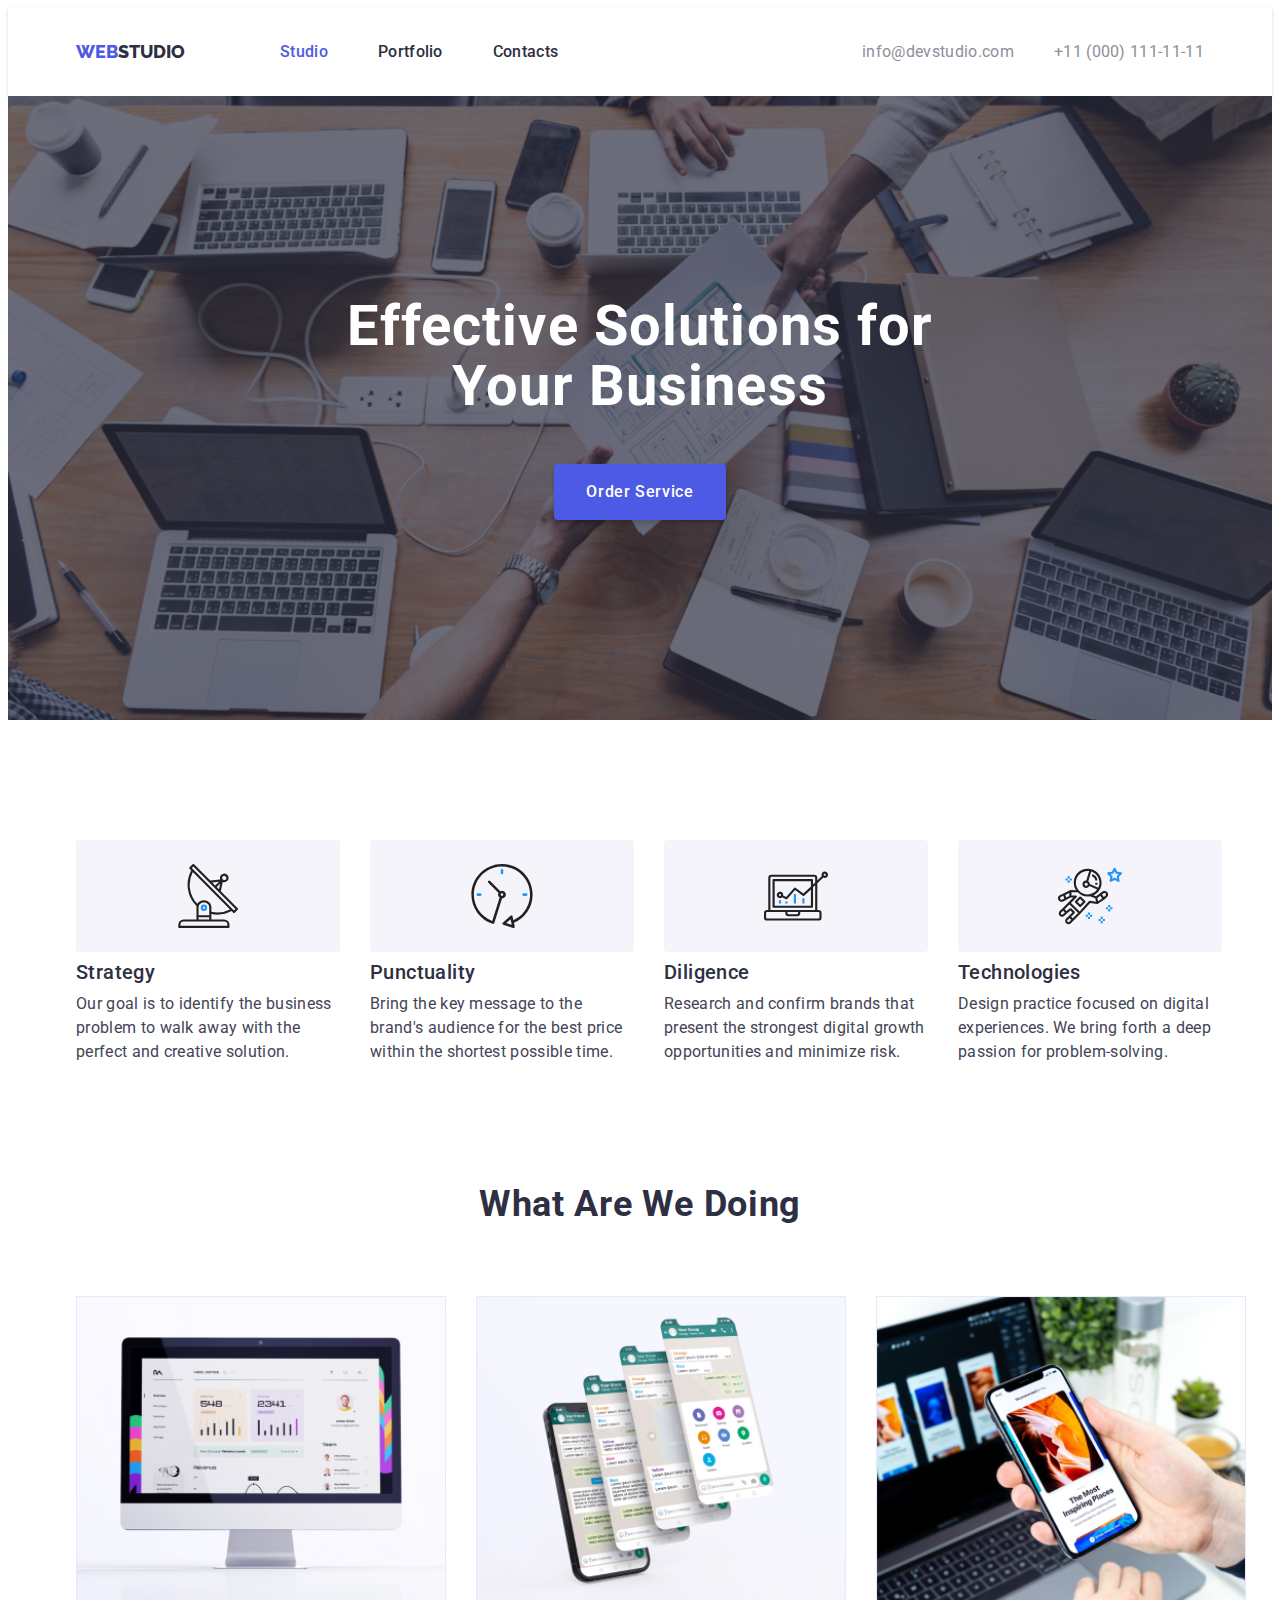
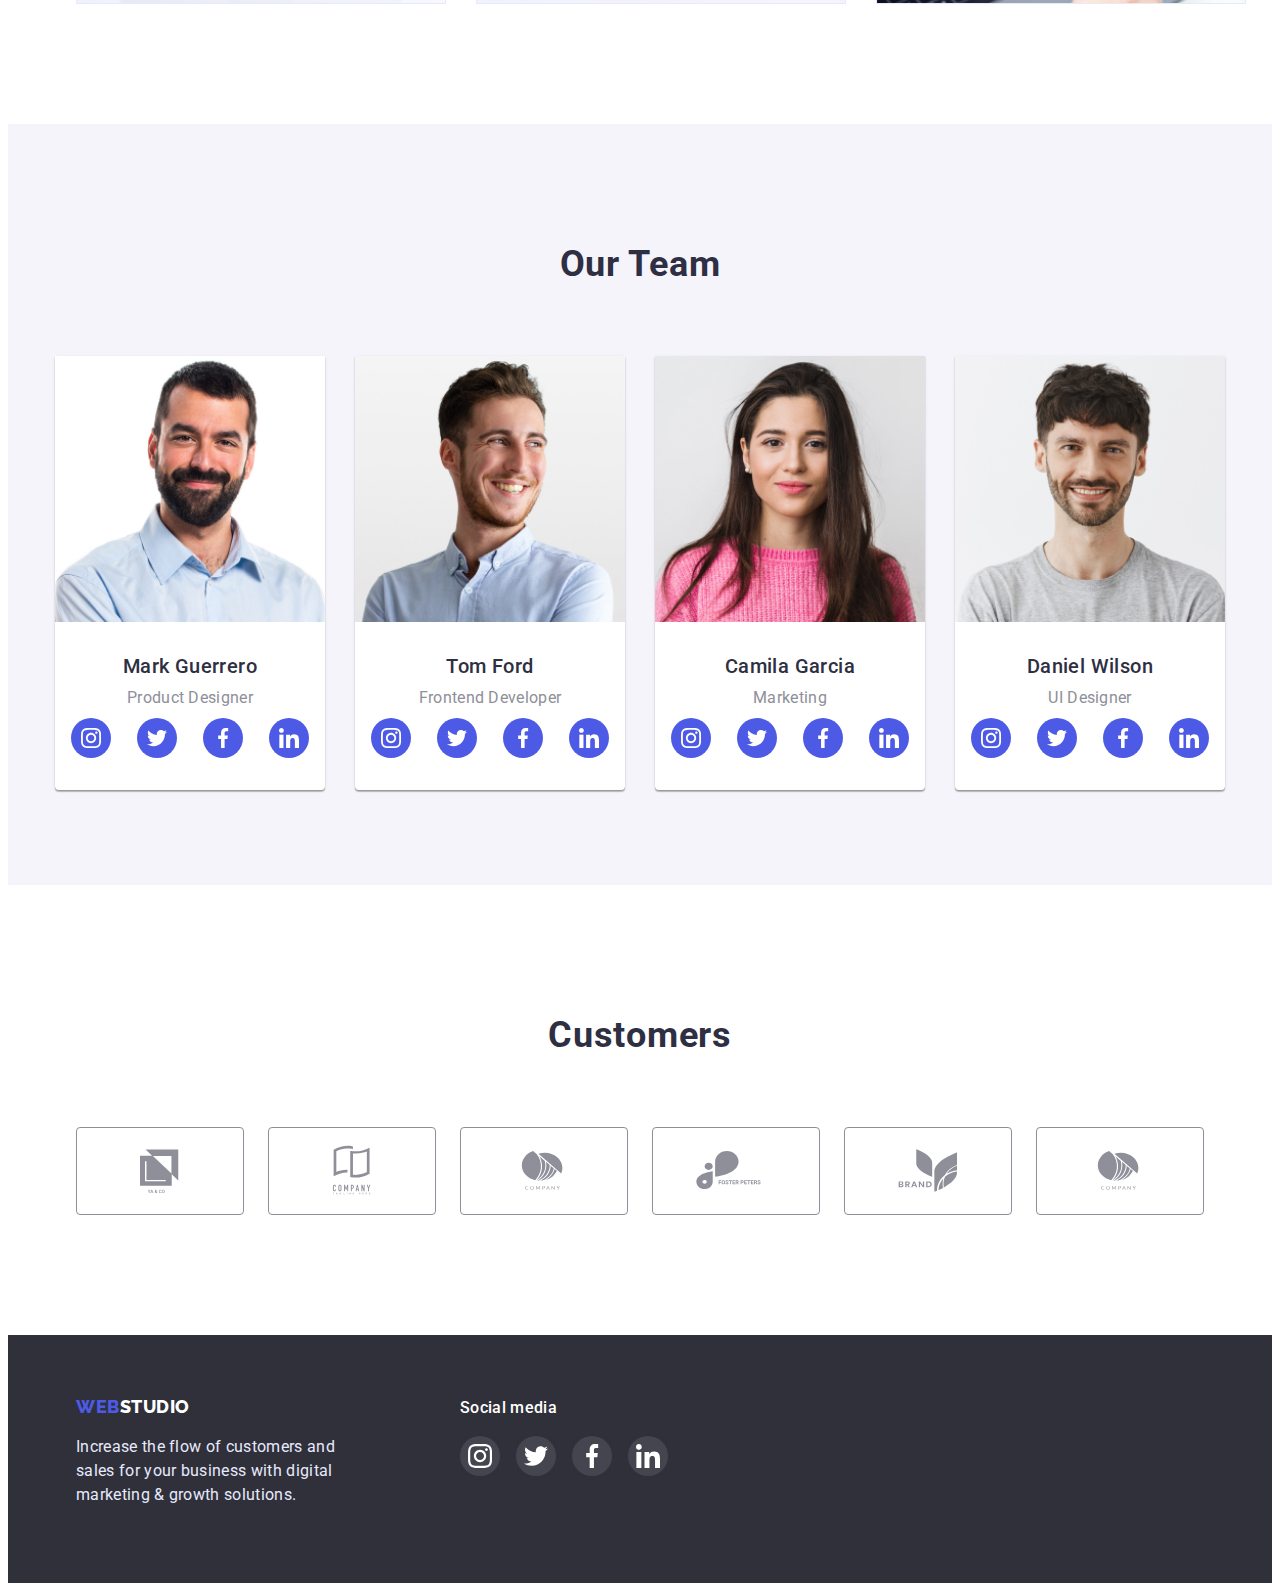
<file: index.html>
<!DOCTYPE html>
<html lang="en">
  <head>
    <meta charset="UTF-8" >
    <meta http-equiv="X-UA-Compatible" content="IE=edge" >
    <meta name="viewport" content="width=device-width, initial-scale=1.0" >
    <title>Studio</title>
    <!-- <link rel="preconnect" href="https://fonts.gstatic.com>" > -->
    <link rel="preconnect" href="https://fonts.googleapis.com" >
    <link rel="preconnect" href="https://fonts.gstatic.com" crossorigin >
    <link
      href="https://fonts.googleapis.com/css2?family=Roboto:wght@400;500;700;900&display=swap"
      rel="stylesheet"
    >
    <link rel="preconnect" href="https://fonts.googleapis.com" >
    <link rel="preconnect" href="https://fonts.gstatic.com" crossorigin >
    <link rel="preconnect" href="https://fonts.googleapis.com">
<link rel="preconnect" href="https://fonts.gstatic.com" crossorigin>
<link href="https://fonts.googleapis.com/css2?family=Raleway:wght@800&display=swap" rel="stylesheet">
    <link
      href="https://fonts.googleapis.com/css2?family=Raleway:wght@700&display=swap"
      rel="stylesheet"
    >
    <link
      rel="stylesheet"
      href="https://cdnjs.cloudflare.com/ajax/libs/modern-normalize/1.1.0/modern-normalize.min.css"
      integrity="sha512-wpPYUAdjBVSE4KJnH1VR1HeZfpl1ub8YT/NKx4PuQ5NmX2tKuGu6U/JRp5y+Y8XG2tV+wKQpNHVUX03MfMFn9Q=="
      crossorigin="anonymous"
      referrerpolicy="no-referrer"
    >
    <link rel="stylesheet" href="./css/styles.css" >
  </head>
  <body>
    <header class="header">
      <div class="container hdr-cntr">
        <nav class="nav">
          <a class="logo link" href="index.html"
            >WEB<span class="logo-dark">STUDIO</span></a
          >
          <ul class="nav-list list">
            <li class="nav-item">
              <a class="link nav-link accent" href="./index.html">Studio</a>
            </li>
            <li class="nav-item">
              <a class="link nav-link" href="./portfolio.html">Portfolio</a>
            </li>
            <li class="nav-item">
              <a class="link nav-link" href="#">Contacts</a>
            </li>
          </ul>
        </nav>
        <ul class="header-address-list list">
          <li class="header-address-iteam">
            <a class="header-link link" href="mailto:info@devstudio.com">
              <!-- <svg class="header-address-icon" width="16" height="12">
                <use href="./images_index/symbol-defs.svg#icon-mail"></use>
              </svg> -->
              info@devstudio.com</a
            >
          </li>
          <li class="header-address-iteam">
            <a class="header-link link" href="tell:+380961111111">
              <!-- <svg class="header-address-icon" width="10" height="16">
                <use
                  href="./images_index/symbol-defs.svg#icon-smartphone"
                ></use>
              </svg> -->
              +11 (000) 111-11-11</a
            >
          </li>
        </ul>
      </div>
    </header>
    <main class="main">
      <section class="hero overlay">
        <div class="container hr-cntr">
          <h1 class="hero-title">Effective Solutions for Your Business</h1>
          <button class="hero-button btn" type="button">
            Order Service
          </button>
        </div>
      </section>
      <section class="features">
        <div class="container">
          <h2 class="features-title visually-hidden">features</h2>
          <ul class="features-list list">
            <li class="features-item">
              <div class="features-cntr">
                <svg class="features-icon" width="64" height="64">
                  <use href="./images_index/symbol-defs.svg#icon-antenna"></use>
                </svg>
              </div>
              <h3 class="features-subtitle">Strategy</h3>
              <p class="features-text">Our goal is to identify the business
                problem to walk away with the perfect and creative solution. </p>
            </li>
            <li class="features-item">
              <div class="features-cntr">
                <svg class="features-icon" width="64" height="64">
                  <use href="./images_index/symbol-defs.svg#icon-clock"></use>
                </svg>
              </div>
              <h3 class="features-subtitle">Punctuality</h3>
              <p class="features-text">Bring the key message to the brand's audience for the best price within the shortest possible time.</p>
            </li>
            <li class="features-item">
              <div class="features-cntr">
                <svg class="features-icon" width="64" height="64">
                  <use href="./images_index/symbol-defs.svg#icon-diagram"></use>
                </svg>
              </div>
              <h3 class="features-subtitle">Diligence</h3>
              <p class="features-text">
                Research and confirm brands that present the strongest digital growth opportunities and minimize risk.
              </p>
            </li>
            <li class="features-item">
              <div class="features-cntr">
                <svg class="features-icon" width="64" height="64">
                  <use
                    href="./images_index/symbol-defs.svg#icon-astronaut"
                  ></use>
                </svg>
              </div>
              <h3 class="features-subtitle">Technologies</h3>
              <p class="features-text">
                Design practice focused on digital experiences. We bring forth a deep passion for problem-solving.
              </p>
            </li>
          </ul>
        </div>
      </section>
      <section class="skills">
        <div class="container">
          <h2 class="skills-title">What are we doing</h2>
          <ul class="skills-list list">
            <li class="skills-item">
              <img
                class="skills-foto"
                src="./images_index/img_1.jpg"
                alt="Пишемо код"
                width="370"
              >
            </li>
            <li class="skills-item">
              <img
                class="skills-foto"
                src="./images_index/img_2.jpg"
                alt="Розробляємо інтерфейс"
                width="370"
              >
            </li>
            <li class="skills-item">
              <img
                class="skills-foto"
                src="./images_index/img_3.jpg"
                alt="Узгоджуємо палітру кольорів"
                width="370"
              >
            </li>
          </ul>
        </div>
      </section>
      <section class="team">
        <div class="container team-cntr">
          <h2 class="team-title">Our team</h2>
          <ul class="team-list list">
            <li class="team-iteam">
              <img
                class="team-foto"
                src="./images_index/mark.jpg"
                alt="Mark Guerrero"
                width="270"
              >
              <div class="foto-cntr">
                <h3 class="team-subtitle">Mark Guerrero</h3>
                <p class="team-text">Product Designer</p>
                <ul class="team-icon-list list">
                  <li class="team-icon-iteam">
                    <a href="#" class="team-icon-link">
                      <svg class="team-card-icon" width="20" height="20">
                        <use
                          href="./images_index/symbol-defs.svg#icon-instagram"
                        ></use>
                      </svg>
                    </a>
                  </li>
                  <li class="team-icon-iteam">
                    <a href="#" class="team-icon-link">
                      <svg class="team-card-icon" width="20" height="20">
                        <use
                          href="./images_index/symbol-defs.svg#icon-twitter"
                        ></use>
                      </svg>
                    </a>
                  </li>
                  <li class="team-icon-iteam">
                    <a href="#" class="team-icon-link">
                      <svg class="team-card-icon" width="20" height="20">
                        <use
                          href="./images_index/symbol-defs.svg#icon-facebook"
                        ></use>
                      </svg>
                    </a>
                  </li>
                  <li class="team-icon-iteam">
                    <a href="#" class="team-icon-link">
                      <svg class="team-card-icon" width="20" height="20">
                        <use
                          href="./images_index/symbol-defs.svg#icon-linkedin"
                        ></use>
                      </svg>
                    </a>
                  </li>
                </ul>
              </div>
            </li>
            <li class="team-iteam">
              <img
                class="team-foto"
                src="./images_index/tom.jpg"
                alt="Tom Ford"
                width="270"
              >
              <div class="foto-cntr">
                <h3 class="team-subtitle">Tom Ford</h3>
                <p class="team-text">Frontend Developer</p>
                <ul class="team-icon-list list">
                  <li class="team-icon-iteam">
                    <a href="#" class="team-icon-link">
                      <svg class="team-card-icon" width="20" height="20">
                        <use
                          href="./images_index/symbol-defs.svg#icon-instagram"
                        ></use>
                      </svg>
                    </a>
                  </li>
                  <li class="team-icon-iteam">
                    <a href="#" class="team-icon-link">
                      <svg class="team-card-icon" width="20" height="20">
                        <use
                          href="./images_index/symbol-defs.svg#icon-twitter"
                        ></use>
                      </svg>
                    </a>
                  </li>
                  <li class="team-icon-iteam">
                    <a href="#" class="team-icon-link">
                      <svg class="team-card-icon" width="20" height="20">
                        <use
                          href="./images_index/symbol-defs.svg#icon-facebook"
                        ></use>
                      </svg>
                    </a>
                  </li>
                  <li class="team-icon-iteam">
                    <a href="#" class="team-icon-link">
                      <svg class="team-card-icon" width="20" height="20">
                        <use
                          href="./images_index/symbol-defs.svg#icon-linkedin"
                        ></use>
                      </svg>
                    </a>
                  </li>
                </ul>
              </div>
            </li>
            <li class="team-iteam">
              <img
                class="team-foto"
                src="./images_index/camila.jpg"
                alt="Camila Garcia"
                width="270"
              >
              <div class="foto-cntr">
                <h3 class="team-subtitle">Camila Garcia</h3>
                <p class="team-text">Marketing</p>
                <ul class="team-icon-list list">
                  <li class="team-icon-iteam">
                    <a href="#" class="team-icon-link">
                      <svg class="team-card-icon" width="20" height="20">
                        <use
                          href="./images_index/symbol-defs.svg#icon-instagram"
                        ></use>
                      </svg>
                    </a>
                  </li>
                  <li class="team-icon-iteam">
                    <a href="#" class="team-icon-link">
                      <svg class="team-card-icon" width="20" height="20">
                        <use
                          href="./images_index/symbol-defs.svg#icon-twitter"
                        ></use>
                      </svg>
                    </a>
                  </li>
                  <li class="team-icon-iteam">
                    <a href="#" class="team-icon-link">
                      <svg class="team-card-icon" width="20" height="20">
                        <use
                          href="./images_index/symbol-defs.svg#icon-facebook"
                        ></use>
                      </svg>
                    </a>
                  </li>
                  <li class="team-icon-iteam">
                    <a href="#" class="team-icon-link">
                      <svg class="team-card-icon" width="20" height="20">
                        <use
                          href="./images_index/symbol-defs.svg#icon-linkedin"
                        ></use>
                      </svg>
                    </a>
                  </li>
                </ul>
              </div>
            </li>
            <li class="team-iteam skll-delt">
              <img
                class="team-foto"
                src="./images_index/dania.jpg"
                alt="Daniel Wilson"
                width="270"
              >
              <div class="foto-cntr">
                <h3 class="team-subtitle">Daniel Wilson</h3>
                <p class="team-text">UI Designer</p>
                <ul class="team-icon-list list">
                  <li class="team-icon-iteam">
                    <a href="#" class="team-icon-link">
                      <svg class="team-card-icon" width="20" height="20">
                        <use
                          href="./images_index/symbol-defs.svg#icon-instagram"
                        ></use>
                      </svg>
                    </a>
                  </li>
                  <li class="team-icon-iteam">
                    <a href="#" class="team-icon-link">
                      <svg class="team-card-icon" width="20" height="20">
                        <use
                          href="./images_index/symbol-defs.svg#icon-twitter"
                        ></use>
                      </svg>
                    </a>
                  </li>
                  <li class="team-icon-iteam">
                    <a href="#" class="team-icon-link">
                      <svg class="team-card-icon" width="20" height="20">
                        <use
                          href="./images_index/symbol-defs.svg#icon-facebook"
                        ></use>
                      </svg>
                    </a>
                  </li>
                  <li class="team-icon-iteam">
                    <a href="#" class="team-icon-link">
                      <svg class="team-card-icon" width="20" height="20">
                        <use
                          href="./images_index/symbol-defs.svg#icon-linkedin"
                        ></use>
                      </svg>
                    </a>
                  </li>
                </ul>
              </div>
            </li>
          </ul>
        </div>
      </section>
      <section class="partners">
        <div class="container">
          <h2 class="partners-title">Customers</h2>
          <ul class="partners-list list">
            <li class="partners-item">
              <a href="#" class="partners-link">
                <svg class="partners-icon" width="104" height="56">
                  <use href="./images_index/symbol-defs.svg#icon-yaco"></use>
                </svg>
              </a>
            </li>
            <li class="partners-item">
              <a href="#" class="partners-link">
                <svg class="partners-icon" width="104" height="56">
                  <use
                    href="./images_index/symbol-defs.svg#icon-tagline"
                  ></use>
                </svg>
              </a>
            </li>
            <li class="partners-item">
              <a href="#" class="partners-link">
                <svg class="partners-icon" width="104" height="56">
                  <use href="./images_index/symbol-defs.svg#icon-company"></use>
                </svg>
              </a>
            </li>
            <li class="partners-item">
              <a href="#" class="partners-link">
                <svg class="partners-icon" width="104" height="56">
                  <use
                    href="./images_index/symbol-defs.svg#icon-foster"
                  ></use>
                </svg>
              </a>
            </li>
            <li class="partners-item">
              <a href="#" class="partners-link">
                <svg class="partners-icon" width="104" height="56">
                  <use href="./images_index/symbol-defs.svg#icon-brand"></use>
                </svg>
              </a>
            </li>
            <li class="partners-item">
              <a href="#" class="partners-link">
                <svg class="partners-icon" width="104" height="56">
                  <use
                    href="./images_index/symbol-defs.svg#icon-company"
                  ></use>
                </svg>
              </a>
            </li>
          </ul>
        </div>
      </section>
    </main>
    <footer class="footer">
      <div class="container footer-kid">
        <div>
          <a class="logo-footer link" href="./index.html"
            >WEB<span class="logo-light">STUDIO</span></a
          >
          <p class="footer-text">Increase the flow of customers and 
            sales for your business with digital marketing & growth solutions.</p>

        </div>

        <div class="social-cntr">
          <p class="social-title">Social media</p>
          <ul class="footer-social-icons-list list">
            <li class="footer-social-item">
              <a href="#" class="footer-icons-link">
                <svg class="footer-icons" width="24" height="24">
                  <use
                    href="./images_index/symbol-defs.svg#icon-instagram"
                  ></use>
                </svg>
              </a>
            </li>
            <li class="footer-social-item">
              <a href="#" class="footer-icons-link">
                <svg class="footer-icons" width="24" height="24">
                  <use href="./images_index/symbol-defs.svg#icon-twitter"></use>
                </svg>
              </a>
            </li>
            <li class="footer-social-item">
              <a href="#" class="footer-icons-link">
                <svg class="footer-icons" width="24" height="24">
                  <use
                    href="./images_index/symbol-defs.svg#icon-facebook"
                  ></use>
                </svg>
              </a>
            </li>
            <li class="footer-social-item">
              <a href="#" class="footer-icons-link">
                <svg class="footer-icons" width="24" height="24">
                  <use
                    href="./images_index/symbol-defs.svg#icon-linkedin"
                  ></use>
                </svg>
              </a>
            </li>
          </ul>
        </div>
      </div>
    </footer>
  </body>
</html>
</file>
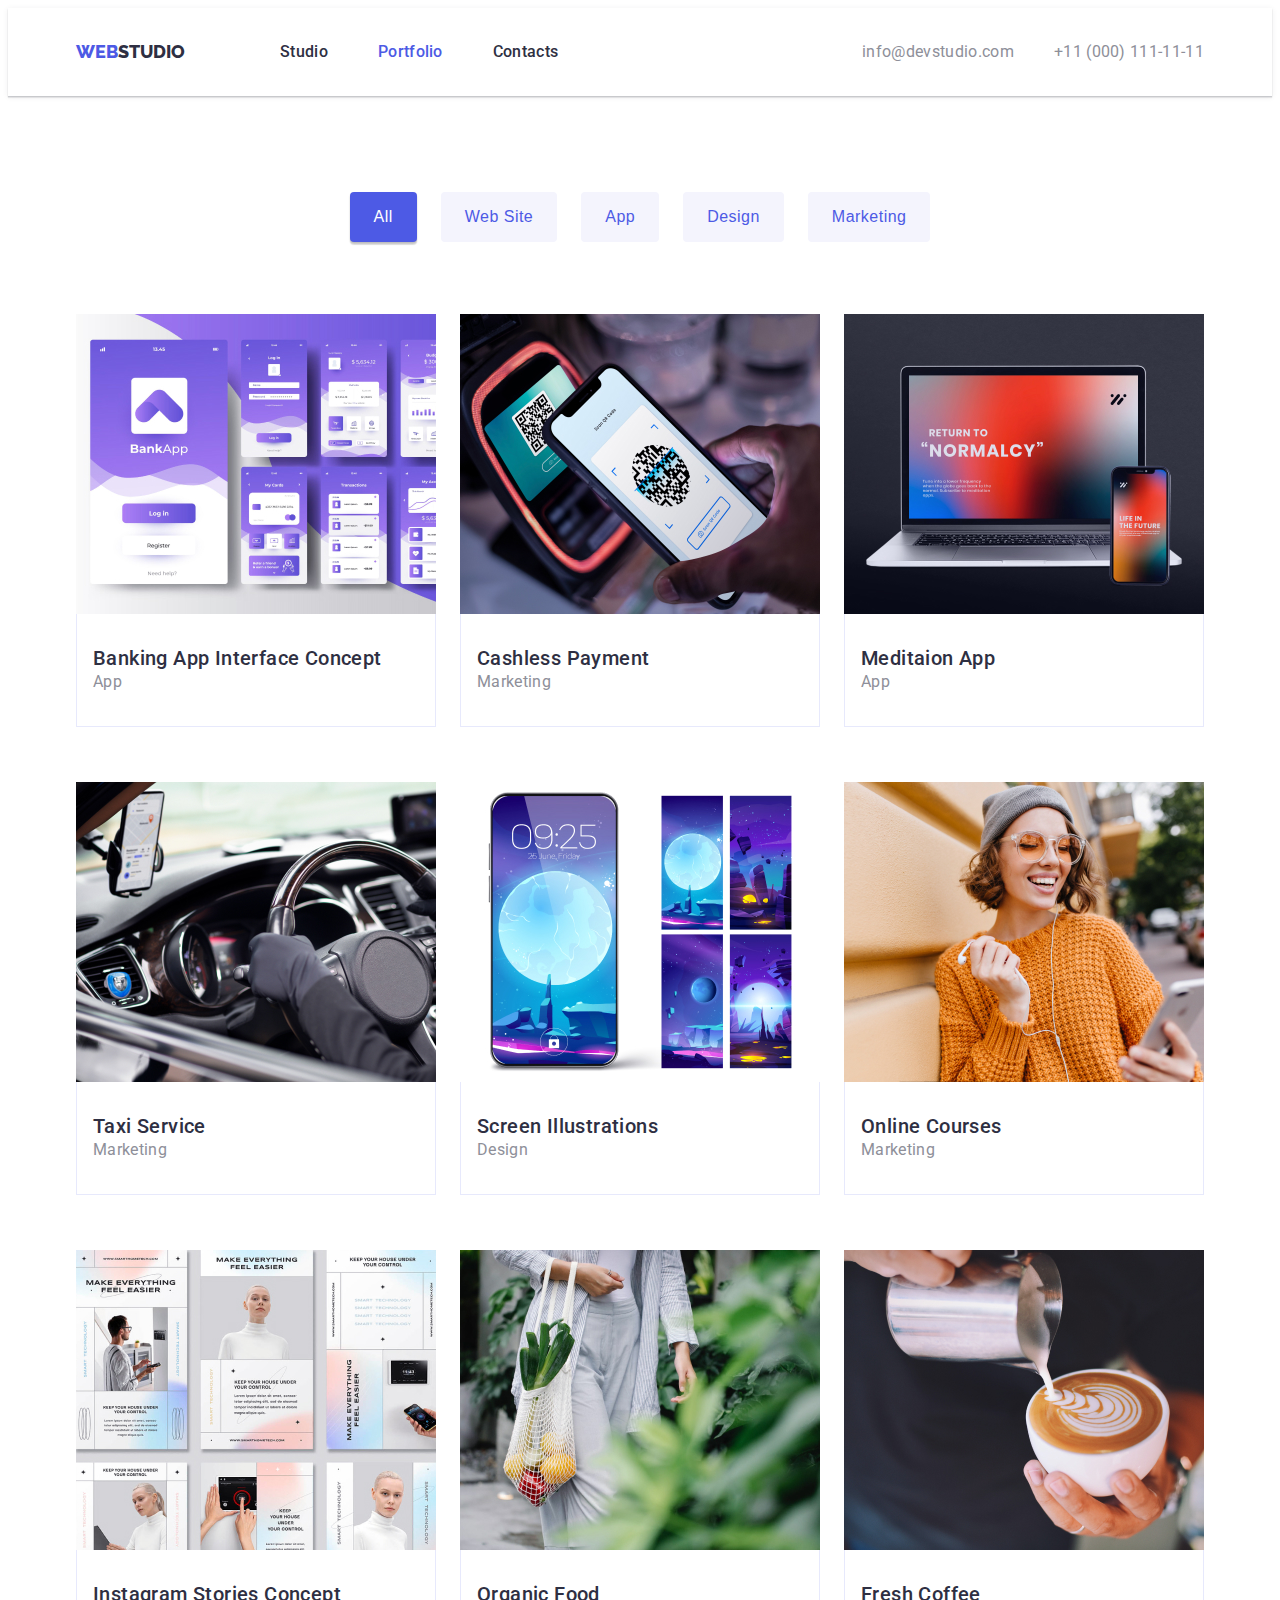
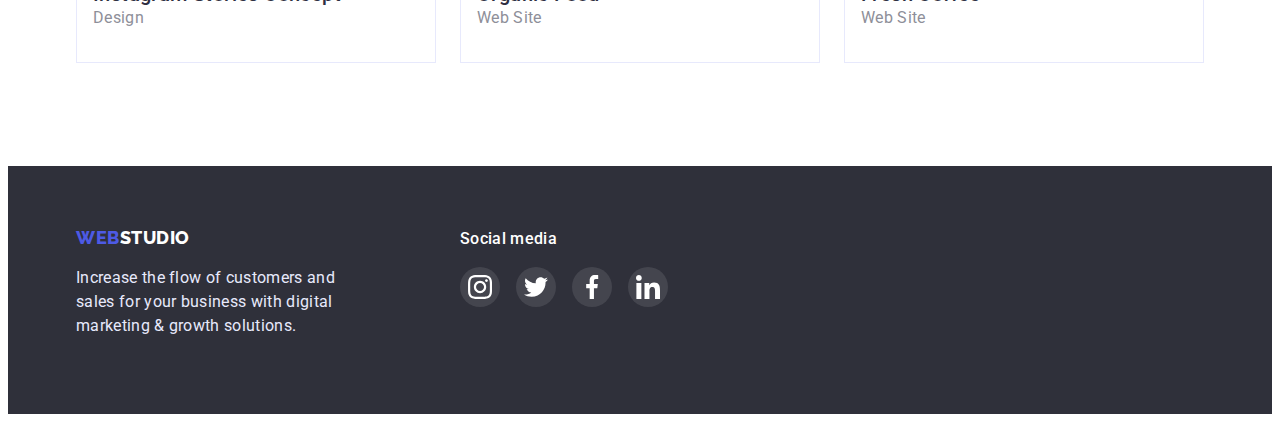
<file: portfolio.html>
<!DOCTYPE html>
<html lang="uk">
  <head>
    <meta charset="UTF-8" >
    <meta http-equiv="X-UA-Compatible" content="IE=edge" >
    <meta name="viewport" content="width=device-width, initial-scale=1.0" >
    <title>Portfolio</title>
    <!-- <link rel="preconnect" href="https://fonts.gstatic.com>" > -->
    <link rel="preconnect" href="https://fonts.googleapis.com" >
    <link rel="preconnect" href="https://fonts.gstatic.com" crossorigin >
    <link
      href="https://fonts.googleapis.com/css2?family=Roboto:wght@400;500;700;900&display=swap"
      rel="stylesheet"
    >
    <link rel="preconnect" href="https://fonts.googleapis.com" >
    <link rel="preconnect" href="https://fonts.gstatic.com" crossorigin >
    <link rel="preconnect" href="https://fonts.googleapis.com">
<link rel="preconnect" href="https://fonts.gstatic.com" crossorigin>
<link href="https://fonts.googleapis.com/css2?family=Raleway:wght@800&display=swap" rel="stylesheet">
    <link
      href="https://fonts.googleapis.com/css2?family=Raleway:wght@700&display=swap"
      rel="stylesheet"
    >
    <link
      rel="stylesheet"
      href="https://cdnjs.cloudflare.com/ajax/libs/modern-normalize/1.1.0/modern-normalize.min.css"
      integrity="sha512-wpPYUAdjBVSE4KJnH1VR1HeZfpl1ub8YT/NKx4PuQ5NmX2tKuGu6U/JRp5y+Y8XG2tV+wKQpNHVUX03MfMFn9Q=="
      crossorigin="anonymous"
      referrerpolicy="no-referrer"
    >
    <link rel="stylesheet" href="./css/styles.css" >
  </head>
  <body>
    <header class="header">
      <div class="container hdr-cntr">
        <nav class="nav">
          <a class="logo link" href="index.html"
            >WEB<span class="logo-dark">STUDIO</span></a
          >
          <ul class="nav-list list">
            <li class="nav-item">
              <a class="link nav-link" href="./index.html">Studio</a>
            </li>
            <li class="nav-item">
              <a class="link nav-link accent" href="./portfolio.html">Portfolio</a>
            </li>
            <li class="nav-item">
              <a class="link nav-link" href="#">Contacts</a>
            </li>
          </ul>
        </nav>
        <ul class="header-address-list list">
          <li class="header-address-iteam">
            <a class="header-link link" href="mailto:info@devstudio.com">
              <!-- <svg class="header-address-icon" width="16" height="12">
                <use href="./images_index/symbol-defs.svg#icon-mail"></use>
              </svg> -->
              info@devstudio.com</a
            >
          </li>
          <li class="header-address-iteam">
            <a class="header-link link" href="tell:+380961111111">
              <!-- <svg class="header-address-icon" width="10" height="16">
                <use
                  href="./images_index/symbol-defs.svg#icon-smartphone"
                ></use>
              </svg> -->
              +11 (000) 111-11-11</a
            >
          </li>
        </ul>
      </div>
    </header>
      <main class="main">
        <section class="main section-main">
          <div class="container">
            <h1 class="main-title visually-hidden">gallery</h1>
            <ul class="btn-list list">
              <li class="btn-item">
                <button class="btn-nav accent-btn btn" type="button">All</button>
              </li>
              <li class="btn-item">
                <button class="btn-nav btn" type="button">Web Site</button>
              </li>
              <li class="btn-item">
                <button class="btn-nav btn" type="button">App</button>
              </li>
              <li class="btn-item">
                <button class="btn-nav btn" type="button">Design</button>
              </li>
              <li class="btn-item">
                <button class="btn-nav btn" type="button">Marketing</button>
              </li>
            </ul>
                <ul class="gallery list">
                <li class="gallery-item">
                  <a href="#" class="gallery-item-link link">
                    <img
                    class="foto"
                    src="./images_portfolio/banking.jpg"
                    alt="Banking App Interface Concept"
                  >
                  <div class="foto-cntr-port">
                    <h2 class="gallery-subtitle">Banking App Interface Concept</h2>
                    <p class="gallery-text">App</p>
                  </div></a>
                  
                  
                </li>
                <li class="gallery-item">
                  <a href="#" class="gallery-item-link link"><img
                    class="foto"
                    src="./images_portfolio/cashless.jpg"
                    alt="Cashless Payment"
                  >
                  <div class="foto-cntr-port">
                    <h2 class="gallery-subtitle">Cashless Payment</h2>
                    <p class="gallery-text">Marketing</p>
                  </div></a>
                  
                  
                </li>
                <li class="gallery-item">
                  <a href="#" class="gallery-item-link link"><img
                    class="foto"
                    src="./images_portfolio/meditation.jpg"
                    alt="Meditaion App"
                  >
                  <div class="foto-cntr-port">
                    <h2 class="gallery-subtitle">Meditaion App</h2>
                    <p class="gallery-text">App</p>
                  </div></a>
                  
                  
                </li>
                <li class="gallery-item">
                  <a href="#" class="gallery-item-link link"><img
                    class="foto"
                    src="./images_portfolio/taxi.jpg"
                    alt="Taxi Service"
                  >
                  <div class="foto-cntr-port">
                    <h2 class="gallery-subtitle">Taxi Service</h2>
                    <p class="gallery-text">Marketing</p>
                  </div></a>
                  
                  
                </li>
                <li class="gallery-item">
                  <a href="#" class="gallery-item-link link"><img
                    class="foto"
                    src="./images_portfolio/screen.jpg"
                    alt="Screen Illustrations"
                  >
                  <div class="foto-cntr-port">
                    <h2 class="gallery-subtitle">Screen Illustrations</h2>
                    <p class="gallery-text">Design</p>
                  </div></a>
                  
                  
                </li>
                <li class="gallery-item">
                  <a href="#" class="gallery-item-link link"><img
                    class="foto"
                    src="./images_portfolio/online.jpg"
                    alt="Online Courses"
                  >
                  <div class="foto-cntr-port">
                    <h2 class="gallery-subtitle">Online Courses</h2>
                    <p class="gallery-text">Marketing</p>
                  </div></a>
                  
                  
                </li>
                <li class="gallery-item">
                  <a href="#" class="gallery-item-link link"><img
                    class="foto"
                    src="./images_portfolio/instagram.jpg"
                    alt="Instagram Stories Concept"
                  >
                  <div class="foto-cntr-port">
                    <h2 class="gallery-subtitle">Instagram Stories Concept</h2>
                    <p class="gallery-text">Design</p>
                  </div></a>
                  
                  
                </li>
                <li class="gallery-item">
                  <a href="#" class="gallery-item-link link"><img
                    class="foto"
                    src="./images_portfolio/food.jpg"
                    alt="Organic Food"
                  >
                  <div class="foto-cntr-port">
                    <h2 class="gallery-subtitle">Organic Food</h2>
                    <p class="gallery-text">Web Site</p>
                  </div></a>
                  
                  
                </li>
                <li class="gallery-item">
                  <a href="#" class="gallery-item-link link"><img
                    class="foto"
                    src="./images_portfolio/coffe.jpg"
                    alt="Fresh Coffee"
                  >
                  <div class="foto-cntr-port">
                    <h2 class="gallery-subtitle">Fresh Coffee</h2>
                    <p class="gallery-text">Web Site</p>
                  </div></a>
                  
                  
                </li>
              </ul>
          
            
          </div>
        </section>
      </main>
      <footer class="footer">
        <div class="container footer-kid">
          <div>
            <a class="logo-footer link" href="./index.html"
              >WEB<span class="logo-light">STUDIO</span></a
            >
            <p class="footer-text">Increase the flow of customers and 
              sales for your business with digital marketing & growth solutions.</p>
  
          </div>
  
          <div class="social-cntr">
            <p class="social-title">Social media</p>
            <ul class="footer-social-icons-list list">
              <li class="footer-social-item">
                <a href="#" class="footer-icons-link">
                  <svg class="footer-icons" width="24" height="24">
                    <use
                      href="./images_index/symbol-defs.svg#icon-instagram"
                    ></use>
                  </svg>
                </a>
              </li>
              <li class="footer-social-item">
                <a href="#" class="footer-icons-link">
                  <svg class="footer-icons" width="24" height="24">
                    <use href="./images_index/symbol-defs.svg#icon-twitter"></use>
                  </svg>
                </a>
              </li>
              <li class="footer-social-item">
                <a href="#" class="footer-icons-link">
                  <svg class="footer-icons" width="24" height="24">
                    <use
                      href="./images_index/symbol-defs.svg#icon-facebook"
                    ></use>
                  </svg>
                </a>
              </li>
              <li class="footer-social-item">
                <a href="#" class="footer-icons-link">
                  <svg class="footer-icons" width="24" height="24">
                    <use
                      href="./images_index/symbol-defs.svg#icon-linkedin"
                    ></use>
                  </svg>
                </a>
              </li>
            </ul>
          </div>
        </div>
      </footer>
  </body>
</html>
</file>
<file: css/styles.css>
:root {
  --accent-color: #4D5AE5;
  --pressed-color:#404BBF;
  --success-color:#31D0AA;
  --dark-color: #2E2F42;
  --white-color: #fff;
  --black-color: #000;
  --title-color: #434455;
  --subtitle-color: #8E8F99;
  --footer-color:  #2F303A;
  --icons-color: #AFB1B8;
}
*, ::after, ::before {
  box-sizing: border-box;
}
body {
  font-family: "Roboto", sans-serif;
  /* font-family: 'Raleway', normal; */
  color: var(--subtitle-color);
}
.container {
  width: 1158px;
  margin: 0 auto;
  padding: 0 15px;
}
svg {
  display: block;
}
.link {
  text-decoration: none;
}
.list {
  list-style-type: none;
}
img {
  display: block;
}
.logo {
font-family: 'Raleway', normal;
font-weight: 800;
font-size: 18px;
line-height: 24px;
  color: var(--accent-color);
  
  /* margin: auto 0; */
  padding: 24px 0;
  
}
.logo-footer {
  font-family: 'Raleway', normal;
font-weight: 800;
font-size: 18px;
line-height: 24px;
  color: var(--accent-color);
  letter-spacing: 0.03em;
  margin-bottom: 50px;
}
.logo-dark {
  color: #2E2F42;
}
.logo-light {
  color: var(--white-color);
}
.nav {
  display: flex;
  align-items: center;
}
.nav-list {
  display: flex;
  padding: 0;
  margin: 0 0 0 95px;
}
.nav-list li + li {
  margin-left: 50px;
}
.nav-link {
font-weight: 500;
font-size: 16px;
line-height: calc(24/16);
letter-spacing: 0.02em;
color: var(--dark-color);
  padding: 32px 0;
  display: block;
}
.nav-link:hover{
  color: var(--pressed-color);
}
.nav-link:focus {
  color: var(--pressed-color);
}
.nav-item {
  padding: 0;
}
.line {
  height: 1px;
  background-color: #ECECEC;
}
.accent {
  color: var(--accent-color);
}
.nav-link:hover .nav-link:focus {
  color: var(--accent-color);
}
.header-link:hover {
  color: var(--accent-color);
  fill: var(--accent-color);
}
.header-link:active {
  color: var(--accent-color);  
  fill: var(--accent-color);
}
.header {
  box-shadow: 0px 1px 6px rgba(46, 47, 66, 0.08), 0px 1px 1px rgba(46, 47, 66, 0.16), 0px 2px 1px rgba(46, 47, 66, 0.08);
}

.header-address-list{
  display: flex;
  
  padding: 0;
  margin: 0 0 0 auto
}
.header-address-list li + li {
  margin-left: 40px;
}
.header-address-iteam {
  display: flex;
  align-items: center;
}
.header-address-iteam:hover {
  color: var(--accent-color);  
  fill: var(--accent-color);
}
.header-address-icon:hover {
  fill: var(--accent-color);
}
.header-address-icon {
  margin-right: 10px;
  fill: var(--subtitle-color);
}
.header-link {
  display: flex;
font-weight: 400;
font-size: 16px;
line-height: calc(24/16);
letter-spacing: 0.02em;
  padding: 32px 0;
  color: var(--subtitle-color);
  align-items: center;
}
.hdr-cntr {
  display: flex;
}
.hero {
  background: #2E2F42;
  background-size: cover;
  background-repeat: no-repeat;
  text-align: center;
  padding: 200px 0;
  justify-content: center;
  align-items: center;
}
.overlay {
  background-image: linear-gradient(rgba(46, 47, 66, 0.7) , rgba(46, 47, 66, 0.7)), url(../images_index/people-office.jpg);
  max-width: 1440px;
  background-size: cover;
  margin: 0 auto;
  background-position: center;
  background-repeat: no-repeat;
}
.hero-title {
  width: 696px;
  margin: 0 auto;
font-weight: 700;
font-size: 56px;
line-height: calc(60/56);
/* or 107% */

text-align: center;
letter-spacing: 0.02em;
  text-align: center;
  color: var(--white-color);
  margin-top: 0;
  margin-bottom: 48px;
}
.hero-button { 
  font-family: 'Roboto';
  font-style: normal;
  border: 0;
  font-weight: 500;
  font-size: 16px;
  line-height: calc(24/16);
  letter-spacing: 0.04em;
  color: var(--white-color);
  background: var(--accent-color);
  border-radius: 4px;
  padding: 16px 32px;
  box-shadow: 0px 4px 4px rgba(0, 0, 0, 0.15);
}
.hero-button:hover ,.hero-button:focus {
  background-color: var(--pressed-color);
  box-shadow: 0px 4px 4px rgba(0, 0, 0, 0.15);
}
.btn {
  cursor: pointer;
}
.visually-hidden {
  position: absolute;
  white-space: nowrap;
  width: 1px;
  height: 1px;
  overflow: hidden;
  border: 0;
  padding: 0;
  clip: rect(0 0 0 0);
  clip-path: inset(50%);
  margin: -1px;
}
.features {
  padding: 120px 0;
}
.features-list {
  margin: 0;
  padding: 0;
  display: flex;
  gap: 30px;
}
.features-item {
  width: 270px;

}
.features-cntr {
  background-color: #F5F4FA;
  width: 264px;
  height: 112px;
  display: flex;
  justify-content: center;
  align-items: center;
  border-radius: 4px;
}

.features-subtitle {
  margin: 8px auto;
font-weight: 500;
font-size: 20px;
line-height: calc(24/20);
letter-spacing: 0.02em;
  color: var(--dark-color);
}
.features-text {
font-weight: 400;
font-size: 16px;
line-height: calc(24/16);
letter-spacing: 0.02em;
  color: var(--title-color);
  margin: 0;
}
.skills {
  padding-bottom: 120px;
}
.skills-title {
  font-weight: 700;
  font-size: 36px;
  line-height: 40px;
  letter-spacing: 0.02em;
  text-transform: capitalize;
  color: var(--dark-color);
  text-align: center;
  margin-top: 0;
  margin-bottom: 72px;
}
.skills-list {
  margin: 0;
  padding: 0;
  display: flex;

}
.skills-list > .skills-item {
  flex-basis: calc(100% / 3);
}
.skills-item + .skills-item {
  margin-left: 30px;
}

.team {
  background: #F5F4FA;
  padding-bottom: 95px;
}
.team-cntr {
  padding-top: 120px;
}
.team-title{
  font-weight: 700;
  font-size: 36px;
  line-height: calc(40/36);
  letter-spacing: 0.02em;
  text-transform: capitalize;
  color: var(--dark-color);
  text-align: center;
  margin: 0;
}

.team-list {
  display: flex;
  margin-top: 72px;
  padding: 0;
  justify-content: center;
  gap: 30px;
  margin-bottom: 0;
}
.team-iteam {
  background-color: var(--white-color);
  box-shadow: 0px 1px 3px rgba(0, 0, 0, 0.12), 0px 1px 1px rgba(0, 0, 0, 0.14), 0px 2px 1px rgba(0, 0, 0, 0.2);
  border-radius: 0px 0px 4px 4px;
   
}

.team-list > .skills-item {
  flex-basis: calc(100% / 4);
}
.foto-cntr {
  padding: 32px 16px
}
.team-icon-list {
  padding: 0;
  display: flex;
  justify-content: space-between;
  align-items: center;
}
.team-icon-iteam {
  width: 40px;
  height: 40px;
}
.team-card-icon {
  fill: var(--white-color);
}
/* .team-card-icon:hover {
  fill: var(--white-color);
} */
.team-icon-link {
  display: flex;
  align-items: center;
  justify-content: center;
  width: 100%;
    height: 100%;
    border-radius: 50%;
  background-color: var(--accent-color);
}
.team-icon-link:hover{
  border-radius: 50%;
  background-color: var(--pressed-color);
}
.team-icon-link:focus{
  border-radius: 50%;
  background-color: var(--pressed-color);
}
/* .team-icon-link:hover {
  color: var(--white-color);
  fill: var(--white-color);
} */
/* .team-icon-iteam:hover {
  border-radius: 50%;
  background-color: var(--accent-color);
  fill: var(--white-color);
} */

.team-subtitle {
  font-weight: 500;
  font-size: 20px;
  line-height: calc(24/20);
  letter-spacing: 0.02em;
  color: var(--dark-color);
  text-align: center;
  margin-top: 0;
  margin-bottom: 0;
}
.team-text {
  font-weight: 400;
  font-size: 16px;
  line-height: 24px;
  letter-spacing: 0.02em;
  color: var(--subtitle-color);
  text-align: center;
  margin: 8px auto;
}
.partners {
  padding: 130px 0 120px;
}
.partners-title {
  color: var(--dark-color);
font-weight: 700;
font-size: 36px;
line-height: calc(40/36);
text-align: center;
letter-spacing: 0.02em;
text-transform: capitalize;
  margin: 0 0 72px 0;
}
.partners-list {
  margin: 0;
  padding: 0;
  display: flex;
  /* justify-content: space-between; */
  gap: 24px;
  justify-content: center;
}
.partners-item {
  width: 168px;
  height: 88px;

}
.partners-item:hover {
  border-color: var(--accent-color);
}
.partners-link{
  display: flex;
  justify-content: center;
  align-items: center;
  fill: var(--subtitle-color);
  width: 100%;
  height: 100%;
  border: 1px solid var(--subtitle-color);
border-radius: 4px;
}
.partners-link:hover {
  fill: var(--pressed-color);
  border: 1px solid var(--pressed-color);
border-radius: 4px;
}
.partners-link:focus{
  fill: var(--accent-color);
  border: 1px solid var(--accent-color);
border-radius: 4px;
}
.partners-icon {
  display: flex;
  align-items: center;
}
.footer {
  background: var(--footer-color);
  padding-bottom: 60px;
  padding-top: 60px;
  margin-top: 0;
  display: flex;
}
.footer-text {
  width: 264px;

line-height: 24px;
letter-spacing: 0.02em;

color: #E7E9FC;
}
.footer-address {
  font-weight: 400;
  font-size: 14px;
  line-height: 1.7;
  letter-spacing: 0.03em; 
  color: rgba(255, 255, 255, 0.6);
  font-style: normal;
  margin: 30px 0 0 0;
}
.footer-address-list {
  padding: 0;
}
.footer-address-item {
  margin-bottom: 10px;
}
.footer-address-item:last-child {
  margin-bottom: 0;
}
.footer-address:hover {
  color: var(--white-color);
}
.footer-address:active {
  color: var(--white-color); 
}
.social-cntr {
  margin-left: 120px;
}
.footer-kid {
  display: flex;
  align-items: baseline;
}
.social-title {
  font-family: 'Roboto';
font-style: normal;
font-weight: 500;
font-size: 16px;
line-height: 24px;
/* identical to box height, or 150% */

letter-spacing: 0.02em;
  
  color: #FFFFFF;
  margin-bottom: 16px;
  margin-top: 0;
}

.footer-social-icons-list{
  margin: 0;
  padding: 0;
  display: flex;
  gap: 16px;
}
.footer-social-item {
  width: 100%;
  height: 100%;
  
  width: 40px;
  height: 40px;
  
}
.footer-icons-link {
  display: flex;
  align-items: center;
  justify-content: center;
  width: 100%;
  height: 100%;
  background: rgba(255, 255, 255, 0.1);
  border-radius: 50%;
}
.footer-icons-link:hover {
  border-radius: 50%;
  background-color: var(--success-color);

}
.footer-icons-link:focus {
  border-radius: 50%;
  background-color: var(--success-color);

}
.footer-icons {
  margin: 0;
  fill: var(--white-color);
}


.section-main {
  padding: 96px 0;
  display: block;
}
.btn-list {
  display: flex;
  justify-content: center;
  padding: 0;
  margin-top: 0;
  margin-bottom: 72px;
}
.btn-item:not(:first-child) {
  margin-left: 24px;
}
.btn-nav {
  font-weight: 500;
  font-size: 16px;
  line-height: 1.6;

  text-align: center;
  letter-spacing: 0.03em;

  color: var(--accent-color);
  background: #F4F4FD;
  border-radius: 4px;
  border: 0.000001px;
  padding: 12px 24px;
}
.btn-nav:hover{
  box-shadow: 0px 3px 1px rgba(0, 0, 0, 0.1), 0px 1px 2px rgba(0, 0, 0, 0.08), 0px 2px 2px rgba(0, 0, 0, 0.12);
}
.btn-nav:focus{
  box-shadow: 0px 3px 1px rgba(0, 0, 0, 0.1), 0px 1px 2px rgba(0, 0, 0, 0.08), 0px 2px 2px rgba(0, 0, 0, 0.12);
}
.accent-btn {
  background-color: var(--accent-color);
  color: var(--white-color);
  box-shadow: 0px 3px 1px rgba(0, 0, 0, 0.1), 0px 1px 2px rgba(0, 0, 0, 0.08), 0px 2px 2px rgba(0, 0, 0, 0.12);
  font-weight: 500;
  font-size: 16px;
  line-height: 1.6;
  text-align: center;
  letter-spacing: 0.03em;
  border-radius: 4px;
  border: 0.000001px;
  padding: 12px 24px;
}
.btn-nav-accent:hover  {
  box-shadow: 0px 3px 1px rgba(0, 0, 0, 0.1), 0px 1px 2px rgba(0, 0, 0, 0.08), 0px 2px 2px rgba(0, 0, 0, 0.12);
}
.btn-nav-accent:focus  {
  box-shadow: 0px 3px 1px rgba(0, 0, 0, 0.1), 0px 1px 2px rgba(0, 0, 0, 0.08), 0px 2px 2px rgba(0, 0, 0, 0.12);
}
.btn-nav:hover {
  background-color: var(--accent-color);
  color: var(--white-color);
}
.btn-nav:focus{
  background-color: var(--accent-color);
  color: var(--white-color);
}
.gallery-item {
  margin-bottom: 30px;
}
.gallery-item-link {
  display: block;
}
.gallery-item-link:hover {
  box-shadow: 0px 1px 6px rgba(46, 47, 66, 0.08), 0px 1px 1px rgba(46, 47, 66, 0.16), 0px 2px 1px rgba(46, 47, 66, 0.08);
}
.gallery-item-link:focus {
  box-shadow: 0px 1px 6px rgba(46, 47, 66, 0.08), 0px 1px 1px rgba(46, 47, 66, 0.16), 0px 2px 1px rgba(46, 47, 66, 0.08);
}
.foto-cntr-port {
  padding: 32px 16px;
  border: 1px solid #E7E9FC;
    border-top: none;
  border: 1px solid #E7E9FC;
  border-top: none;
}
.gllr-cntr {
  margin-top: -30px;
  margin-left: -30px;
  
}
.gallery {
  padding: 0;
  margin: 0; 
  display: flex;
  flex-wrap: wrap;
  margin-top: -48px;
  margin-left: -24px;
  justify-content: center;
}
.gallery > .gallery-item {
  padding: 0;
  margin: 0;
  display: block;
  width: 360px;
  height: 420px;
  margin-left: 24px;
  margin-top: 48px;
}
.gallery-subtitle {
  font-weight: 500;
  font-size: 20px;
  line-height: calc(24/20);
  /* identical to box height, or 120% */
  
  letter-spacing: 0.02em;
  color: var(--dark-color); 
  margin: 0;
  
}
.gallery-text {
  font-weight: 400;
  font-size: 16px;
  line-height: calc(24/16);
  /* identical to box height, or 150% */
  
  letter-spacing: 0.02em;
  color: var(--subtitle-color);
  margin: 0;
}
</file>
